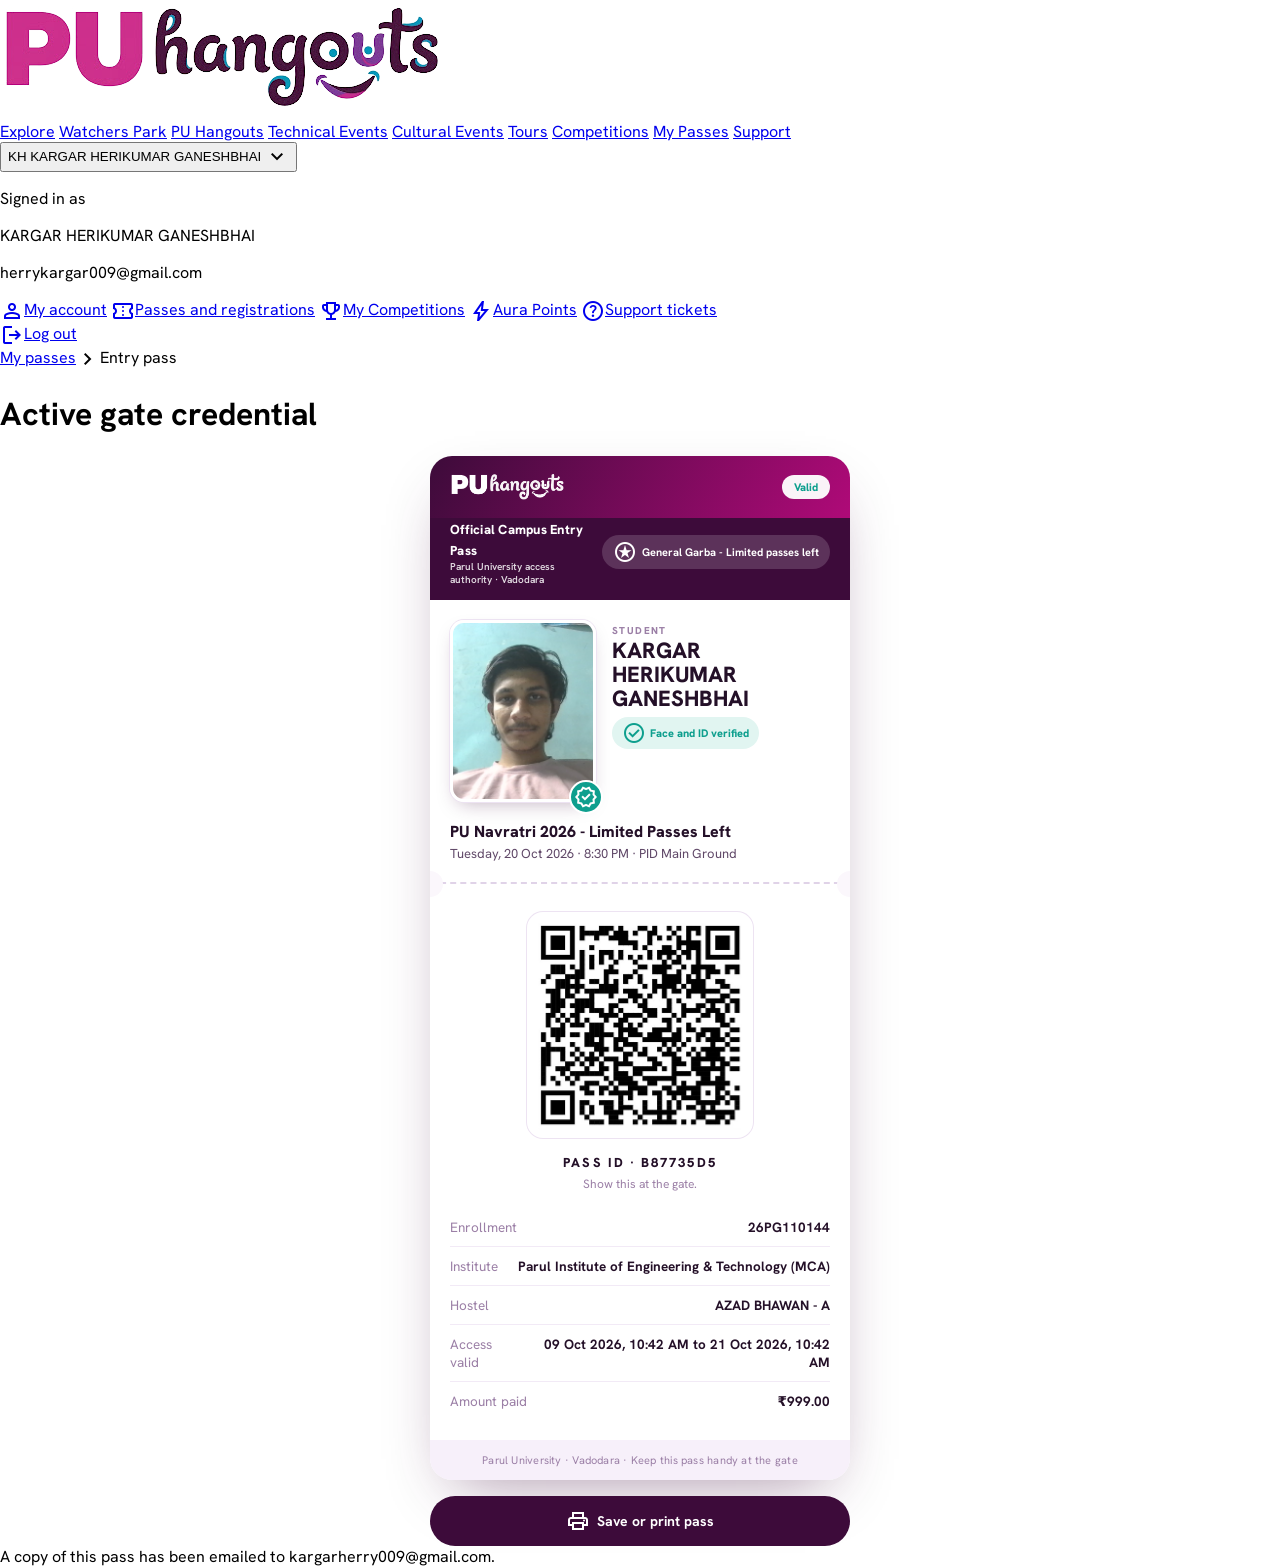
<file: index.html>
<!DOCTYPE html>
<!-- saved from url=(0113)https://studentservices.paruluniversity.ac.in/ticketing/ticket.php?t=b87735d508e63d3e391299f4456a6d4e5c0bf0a6767a -->
<html lang="en" class="scroll-smooth">
<head>
<meta charset="utf-8">
<meta name="viewport" content="width=device-width, initial-scale=1.0, viewport-fit=cover">
<meta name="theme-color" content="#3D0B3A">
<title>Your entry pass for Navratri</title>
<link rel="manifest" href="https://studentservices.paruluniversity.ac.in/ticketing/manifest.json">
<link rel="apple-touch-icon" href="https://studentservices.paruluniversity.ac.in/ticketing/assets/img/pu-hangouts-logo.png">
<link rel="preconnect" href="https://fonts.googleapis.com">
<link rel="preconnect" href="https://fonts.gstatic.com" crossorigin="">
<link href="https://fonts.googleapis.com/css2?family=Hanken+Grotesk:ital,wght@0,300..900;1,300..900&amp;display=swap" rel="stylesheet">
<link href="https://fonts.googleapis.com/css2?family=Material+Symbols+Outlined:opsz,wght,FILL,GRAD@20..48,100..700,0..1,-50..200" rel="stylesheet">
<link rel="stylesheet" href="https://studentservices.paruluniversity.ac.in/ticketing/assets/css/tailwind.css">
<link rel="stylesheet" href="https://studentservices.paruluniversity.ac.in/ticketing/assets/css/stitch_supp.css">
<style>
  @layer base { html,body{margin:0;padding:0} body{overscroll-behavior-y:none;font-family:'Hanken Grotesk',system-ui,sans-serif} }
  .material-symbols-outlined{font-variation-settings:'FILL' 0,'wght' 400,'GRAD' 0,'opsz' 24;vertical-align:middle}
  ::-webkit-scrollbar{width:0;height:0}
</style>
<style>.PScpROHtd3_0E9aOPeXk {
  font-family: Arial, Helvetica, sans-serif;
  display: flex;
  align-items: center;
  position: fixed;
  top: -10px;
  right: 10px;
  background: #295;
  color: #dfe;
  padding: 0.5rem 1rem;
  font-size: 12px;
  line-height: 1.2;
  border-radius: 2px;
  transition: all 0.2s ease-out;
  opacity: 0;
  z-index: 999999;
}

.VtYsTUHuML9e3dvctBkf {
  animation: TjxAkPtEzqtdwZ6Jh1Ca 0.25s ease-in-out forwards;
}

.hGBVIU0YhWIFzqEIB6fQ {
  animation: APO9gl31mNR4TJuRMgBJ 0.25s ease-in-out forwards;
}

.m0XIgM2Yqud2ulDzCnQL {
  margin-right: 1rem;
  color: #fff;
  cursor: pointer;
}

.m0XIgM2Yqud2ulDzCnQL:hover {
  font-weight: bold;
}

@keyframes TjxAkPtEzqtdwZ6Jh1Ca {
  from {
    top: -10px;
    opacity: 0;
  }

  to {
    top: 10px;
    opacity: 1;
  }
}

@keyframes APO9gl31mNR4TJuRMgBJ {
  from {
    top: 10px;
    opacity: 1;
  }

  to {
    top: 40px;
    opacity: 0;
  }
}

/*# sourceMappingURL=[data-uri] */</style>
</head>
<body class="bg-page-bg font-body-md text-body-md text-on-surface antialiased min-h-screen">
<style>
.tkwrap .pass{max-width:420px;margin:0 auto;background:#fff;border-radius:22px;overflow:hidden;box-shadow:0 24px 60px -24px rgba(61,11,58,.45);color:#241028}
.tkwrap .pass-top{background:linear-gradient(120deg,#3D0B3A,#af0a78);padding:16px 20px;display:flex;align-items:center;justify-content:space-between;gap:12px}
.tkwrap .pass-logo{height:30px;width:auto;display:block}
.tkwrap .pass-uni-t{color:#fff;font-weight:800;font-size:11px;letter-spacing:.08em;line-height:1.3}
.tkwrap .pass-uni-t span{display:block;font-weight:600;font-size:9px;opacity:.9;letter-spacing:.03em;text-transform:none}
.tkwrap .pass-status{background:rgba(255,255,255,.95);color:#0E9F8E;font-weight:800;font-size:11px;padding:5px 12px;border-radius:999px;white-space:nowrap}
.tkwrap .pass-status.used{color:#C42A2A}
.tkwrap .pass-status.guest{color:#744aa2}
.tkwrap .pass-titleband{background:#3D0B3A;color:#fff;padding:0 20px 14px;display:flex;align-items:center;justify-content:space-between;gap:10px}
.tkwrap .pass-titleband b{font-size:13px;font-weight:800;letter-spacing:.02em}
.tkwrap .pass-titleband small{display:block;font-size:10px;opacity:.85;font-weight:600}
.tkwrap .pass-tier{background:rgba(255,255,255,.16);color:#fff;font-weight:700;font-size:11px;padding:5px 11px;border-radius:999px;white-space:nowrap;display:inline-flex;align-items:center;gap:5px}
.tkwrap .fam-ribbon{background:linear-gradient(120deg,#B0206F,#E8A21C);color:#fff;padding:12px 20px;display:flex;align-items:center;gap:12px}
.tkwrap .fam-ribbon .big{font-size:20px;font-weight:900;letter-spacing:.03em;line-height:1;text-transform:uppercase}
.tkwrap .fam-ribbon .sub{font-size:12.5px;font-weight:700;opacity:.95;margin-top:3px}
.tkwrap .fam-ribbon .sub b{font-weight:900}
.tkwrap .fam-ico{flex:0 0 auto;width:40px;height:40px;border-radius:12px;background:rgba(255,255,255,.2);display:flex;align-items:center;justify-content:center}
.tkwrap .fam-ico .material-symbols-outlined{font-size:24px;color:#fff}
.tkwrap .phcap{text-align:center;font-size:10px;font-weight:800;color:#B0206F;margin-top:5px}
.tkwrap .fam-role{color:#9B7FA6;font-weight:800;font-size:11px;letter-spacing:.06em;text-transform:uppercase;margin-bottom:6px}
.tkwrap .pass-body{padding:20px}
.tkwrap .pass-photo{float:right;width:92px;height:116px;object-fit:cover;border-radius:12px;border:2px solid #fff;box-shadow:0 0 0 1px #EDE3F2;margin:0 0 8px 14px}
.tkwrap .pass-idrow{display:flex;gap:16px;align-items:flex-start;margin-bottom:14px}
.tkwrap .pass-idphoto{position:relative;flex:0 0 auto}
.tkwrap .pass-idphoto img{width:140px;height:176px;object-fit:cover;border-radius:14px;border:3px solid #fff;box-shadow:0 0 0 1px #EDE3F2,0 8px 20px -8px rgba(61,11,58,.35)}
.tkwrap .pass-vbadge{position:absolute;right:-7px;bottom:-7px;width:30px;height:30px;border-radius:50%;background:#0E9F8E;color:#fff;display:flex;align-items:center;justify-content:center;border:2px solid #fff}
.tkwrap .pass-idtext{padding-top:4px;flex:1 1 auto;min-width:0;overflow-wrap:anywhere;word-break:break-word}
.tkwrap .pass-idmeta{font-size:13px;color:#604868;margin-bottom:8px}
.tkwrap .pass-idmeta b{color:#241028;font-weight:700}
.tkwrap .idverified{display:inline-flex;align-items:center;gap:4px;background:#E1F5F1;color:#0E9F8E;font-weight:800;font-size:11px;padding:4px 10px;border-radius:999px}
.tkwrap .pass-label{font-size:10px;letter-spacing:.14em;text-transform:uppercase;color:#9B7FA6;font-weight:800}
.tkwrap .pass-name{font-size:25px;font-weight:800;margin:3px 0 10px;color:#241028;line-height:1.1;overflow-wrap:anywhere;word-break:break-word}
.tkwrap .pass-event{font-size:16px;font-weight:800;color:#241028;overflow-wrap:anywhere}
.tkwrap .pass-meta{font-size:13px;color:#604868;margin-top:3px;overflow-wrap:anywhere}
.tkwrap .pass-cat{display:inline-block;margin-top:11px;background:#FBE3F1;color:#B0206F;font-weight:700;font-size:11.5px;padding:4px 11px;border-radius:8px}
.tkwrap .pass-perf{position:relative;height:2px;margin:20px -20px;border-top:2px dashed #E0D3E8}
.tkwrap .pass-perf:before,.tkwrap .pass-perf:after{content:"";position:absolute;top:-13px;width:26px;height:26px;border-radius:50%;background:#FBF7FC}
.tkwrap .pass-perf:before{left:-13px}
.tkwrap .pass-perf:after{right:-13px}
.tkwrap .pass-qr{text-align:center;padding-top:6px}
.tkwrap .pass-qr img{width:210px;height:210px;background:#fff;border:8px solid #fff;border-radius:16px;box-shadow:0 0 0 1px #EDE3F2}
.tkwrap .pass-passid{margin-top:11px;font-weight:800;letter-spacing:.16em;font-size:13px;color:#241028}
.tkwrap .pass-hint{font-size:12px;color:#9B7FA6;margin-top:5px}
.tkwrap .icard{display:inline-flex;align-items:center;gap:5px;padding:4px 12px;border:1px solid #af0a78;border-radius:999px;color:#af0a78;font-size:11px;letter-spacing:.5px;margin:12px 0 4px;font-weight:800}
.tkwrap .pass-kv{margin-top:16px;text-align:left}
.tkwrap .pass-kv .row{display:flex;justify-content:space-between;gap:12px;padding:10px 0;border-bottom:1px solid #F2EAF6;font-size:13.5px}
.tkwrap .pass-kv .row:last-child{border-bottom:none}
.tkwrap .pass-kv .row span{color:#9B7FA6}
.tkwrap .pass-kv .row b{color:#241028;text-align:right;font-weight:700}
.tkwrap .pass-kv .row b a{color:#af0a78}
.tkwrap .pass-note{margin-top:14px;text-align:left;background:#FFF4E0;border:1px solid #f0d9a6;color:#8A5300;font-size:12.5px;border-radius:12px;padding:11px 13px}
.tkwrap .pass-foot{background:#F7F0FA;color:#9B7FA6;text-align:center;font-size:11px;padding:13px;letter-spacing:.02em}
.tkwrap .agendabtn{display:inline-flex;align-items:center;gap:6px;margin-top:12px;background:#EDE6F5;color:#744aa2;border-radius:999px;padding:8px 16px;font-weight:700;font-size:13px;text-decoration:none}
.tkwrap .tk-actions{max-width:420px;margin:16px auto 0;display:flex;gap:10px}
.tkwrap .tk-actions button{flex:1;display:inline-flex;align-items:center;justify-content:center;gap:7px;background:#3D0B3A;color:#fff;border:none;border-radius:999px;padding:13px;font-weight:700;font-size:14px;cursor:pointer;font-family:inherit}
.tkwrap .tk-actions button:hover{background:#B0206F}
.tkwrap .pass, .tkwrap .pass *{-webkit-print-color-adjust:exact;print-color-adjust:exact;}
@media print{
  body{background:#fff}
  header,footer,.tk-actions,.tk-emailed,.tk-head{display:none !important}
  main{padding-top:0 !important}
  .tkwrap .pass{box-shadow:none;max-width:100%}
  .tkwrap .pass, .tkwrap .pass *{-webkit-print-color-adjust:exact !important;print-color-adjust:exact !important;}
}
</style>
<header class="fixed top-0 w-full z-50 bg-surface-container-lowest/90 backdrop-blur-xl shadow-[0_4px_16px_rgba(61,11,58,0.04)]">
  <div class="h-20 max-w-container-max mx-auto px-margin-mobile lg:px-margin-desktop flex items-center justify-between gap-space-md">
    <a href="https://studentservices.paruluniversity.ac.in/ticketing/index.php" class="flex items-center shrink-0" aria-label="PU Hangouts home">
      <img src="./pu-hangouts-logo.png" alt="PU Hangouts" class="h-10 sm:h-11 w-auto object-contain">
    </a>

    <nav class="hidden xl:flex items-center gap-space-2xs bg-surface-subtle p-space-2xs rounded-full">
              <a href="https://studentservices.paruluniversity.ac.in/ticketing/index.php" class="font-label-lg text-label-lg px-space-md py-space-xs rounded-full transition-all whitespace-nowrap text-on-surface-variant hover:text-on-surface">Explore</a>
              <a href="https://studentservices.paruluniversity.ac.in/ticketing/whatson.php" class="font-label-lg text-label-lg px-space-md py-space-xs rounded-full transition-all whitespace-nowrap text-on-surface-variant hover:text-on-surface">Watchers Park</a>
              <a href="https://studentservices.paruluniversity.ac.in/ticketing/section.php?s=pu-hangouts" class="font-label-lg text-label-lg px-space-md py-space-xs rounded-full transition-all whitespace-nowrap text-on-surface-variant hover:text-on-surface">PU Hangouts</a>
              <a href="https://studentservices.paruluniversity.ac.in/ticketing/section.php?s=technical-events" class="font-label-lg text-label-lg px-space-md py-space-xs rounded-full transition-all whitespace-nowrap text-on-surface-variant hover:text-on-surface">Technical Events</a>
              <a href="https://studentservices.paruluniversity.ac.in/ticketing/section.php?s=cultural-events" class="font-label-lg text-label-lg px-space-md py-space-xs rounded-full transition-all whitespace-nowrap text-on-surface-variant hover:text-on-surface">Cultural Events</a>
              <a href="https://studentservices.paruluniversity.ac.in/ticketing/tours.php" class="font-label-lg text-label-lg px-space-md py-space-xs rounded-full transition-all whitespace-nowrap text-on-surface-variant hover:text-on-surface">Tours</a>
              <a href="https://studentservices.paruluniversity.ac.in/ticketing/competitions.php" class="font-label-lg text-label-lg px-space-md py-space-xs rounded-full transition-all whitespace-nowrap text-on-surface-variant hover:text-on-surface">Competitions</a>
              <a href="https://studentservices.paruluniversity.ac.in/ticketing/account/dashboard.php" aria-current="page" class="font-label-lg text-label-lg px-space-md py-space-xs rounded-full transition-all whitespace-nowrap bg-primary text-on-primary font-semibold">My Passes</a>
              <a href="https://studentservices.paruluniversity.ac.in/ticketing/account/tickets.php" class="font-label-lg text-label-lg px-space-md py-space-xs rounded-full transition-all whitespace-nowrap text-on-surface-variant hover:text-on-surface">Support</a>
          </nav>

    <div class="flex items-center gap-space-sm shrink-0">
              <div class="relative" id="acctMenu">
          <button type="button" onclick="puToggleAcct(event)" class="flex items-center gap-space-xs pl-space-2xs pr-space-sm py-space-2xs rounded-full bg-surface-subtle hover:bg-secondary-tint transition-all focus:outline-none ring-2 ring-primary-tint">
            <span class="w-8 h-8 rounded-full bg-plum-deep text-on-primary flex items-center justify-center font-label-sm text-label-sm font-bold">KH</span>
            <span class="hidden md:inline-block font-label-md text-label-md text-text-ink font-semibold max-w-[140px] truncate">KARGAR HERIKUMAR GANESHBHAI</span>
            <span class="material-symbols-outlined text-text-muted text-[20px]">expand_more</span>
          </button>
          <div id="acctPanel" class="absolute right-0 top-full mt-space-xs w-64 bg-surface-card rounded-xl shadow-[0_16px_36px_rgba(61,11,58,0.14)] p-space-xs hidden z-50">
            <div class="px-space-sm py-space-xs pb-space-sm mb-space-2xs border-b border-border-subtle">
              <p class="font-label-sm text-label-sm text-text-muted">Signed in as</p>
              <p class="font-title-md text-title-md text-text-ink truncate font-semibold">KARGAR HERIKUMAR GANESHBHAI</p>
              <p class="font-body-sm text-body-sm text-text-light truncate">herrykargar009@gmail.com</p>            </div>
            <div class="space-y-space-2xs">
              <a href="https://studentservices.paruluniversity.ac.in/ticketing/account/profile.php" class="flex items-center gap-space-xs px-space-sm py-space-xs rounded-lg text-on-surface-variant hover:bg-surface-subtle hover:text-on-surface font-label-md text-label-md transition-colors"><span class="material-symbols-outlined text-[18px] text-text-muted">person</span>My account</a>
              <a href="https://studentservices.paruluniversity.ac.in/ticketing/account/dashboard.php" class="flex items-center gap-space-xs px-space-sm py-space-xs rounded-lg text-on-surface-variant hover:bg-surface-subtle hover:text-on-surface font-label-md text-label-md transition-colors"><span class="material-symbols-outlined text-[18px] text-text-muted">confirmation_number</span>Passes and registrations</a>
              <a href="https://studentservices.paruluniversity.ac.in/ticketing/my_competitions.php" class="flex items-center gap-space-xs px-space-sm py-space-xs rounded-lg text-on-surface-variant hover:bg-surface-subtle hover:text-on-surface font-label-md text-label-md transition-colors"><span class="material-symbols-outlined text-[18px] text-text-muted">emoji_events</span>My Competitions</a>              <a href="https://studentservices.paruluniversity.ac.in/ticketing/account/aura.php" class="flex items-center gap-space-xs px-space-sm py-space-xs rounded-lg text-on-surface-variant hover:bg-surface-subtle hover:text-on-surface font-label-md text-label-md transition-colors"><span class="material-symbols-outlined text-[18px] text-text-muted">bolt</span>Aura Points</a>              <a href="https://studentservices.paruluniversity.ac.in/ticketing/account/tickets.php" class="flex items-center gap-space-xs px-space-sm py-space-xs rounded-lg text-on-surface-variant hover:bg-surface-subtle hover:text-on-surface font-label-md text-label-md transition-colors"><span class="material-symbols-outlined text-[18px] text-text-muted">help</span>Support tickets</a>
              <div class="pt-space-2xs mt-space-2xs border-t border-border-subtle">
                <a href="https://studentservices.paruluniversity.ac.in/ticketing/account/logout.php" class="flex items-center gap-space-xs px-space-sm py-space-xs rounded-lg text-error hover:bg-error-bg font-label-md text-label-md transition-colors"><span class="material-symbols-outlined text-[18px]">logout</span>Log out</a>
              </div>
            </div>
          </div>
        </div>
          </div>
  </div>
</header>
<script>
function puToggleAcct(e){e.stopPropagation();document.getElementById('acctPanel').classList.toggle('hidden');}
document.addEventListener('click',function(e){var m=document.getElementById('acctMenu'),p=document.getElementById('acctPanel');if(m&&p&&!m.contains(e.target))p.classList.add('hidden');});
</script>

<main class="w-full pt-20">
  <div class="tkwrap w-full max-w-container-max mx-auto px-margin-mobile lg:px-margin-desktop pt-space-lg pb-space-2xl">
    <div class="tk-head max-w-[420px] mx-auto flex items-center justify-between gap-space-sm mb-space-md">
      <div>
        <div class="flex items-center gap-space-2xs font-label-sm text-label-sm text-text-light"><a href="https://studentservices.paruluniversity.ac.in/ticketing/account/dashboard.php" class="hover:text-primary">My passes</a><span class="material-symbols-outlined text-[14px]">chevron_right</span><span class="text-text-muted">Entry pass</span></div>
        <h1 class="font-headline-sm text-headline-sm text-text-ink font-bold mt-[2px]">Active gate credential</h1>
      </div>
    </div>

    <div class="pass ">
      <div class="pass-top">
        <div class="flex items-center gap-space-sm">
          <img class="pass-logo" src="./pu-hangouts-logo-white.png" alt="PU Hangouts">
        </div>
        <div class="pass-status ">Valid</div>
      </div>
      <div class="pass-titleband">
        <div><b>Official Campus Entry Pass</b><small>Parul University access authority · Vadodara</small></div>
        <span class="pass-tier"><span class="material-symbols-outlined text-[15px]">stars</span>General Garba - Limited passes left</span>      </div>

      
      <div class="pass-body">
                  <div class="pass-idrow">
            <div class="pass-idphoto">
              <img src="./me.jpg" alt="Attendee photo">
              <span class="pass-vbadge"><span class="material-symbols-outlined text-[15px]">verified</span></span>
            </div>
            <div class="pass-idtext min-w-0">
              <div class="pass-label">Student</div>
              <div class="pass-name" style="font-size:22px;margin:2px 0 5px">KARGAR HERIKUMAR GANESHBHAI</div>
                            <span class="idverified"><span class="material-symbols-outlined text-[14px]">check_circle</span>Face and ID verified</span>
            </div>
          </div>
          <div class="pass-event">PU Navratri 2026 - Limited Passes Left</div>
          <div class="pass-meta">Tuesday, 20 Oct 2026 · 8:30 PM · PID Main Ground</div>
        
        <div class="pass-perf"></div>

        <div class="pass-qr">
          <img src="./qr.jpg" alt="Entry QR code">
          <div class="pass-passid">PASS ID · B87735D5</div>
                      <div class="pass-hint">Show this at the gate.</div>
                            </div>

        <div class="pass-kv">
                      <div class="row"><span>Enrollment</span><b>26PG110144</b></div>            <div class="row"><span>Institute</span><b>Parul Institute of Engineering &amp; Technology (MCA)</b></div>            <div class="row"><span>Hostel</span><b>AZAD BHAWAN - A</b></div>                                                      <div class="row"><span>Access valid</span><b>09 Oct 2026, 10:42 AM to 21 Oct 2026, 10:42 AM</b></div>
                              <div class="row"><span>Amount paid</span><b>₹999.00</b></div>                                      </div>

              </div>

      <div class="pass-foot">Parul University · Vadodara · Keep this pass handy at the gate</div>
    </div>

    <div class="tk-actions">
      <button onclick="window.print()"><span class="material-symbols-outlined text-[18px]">print</span>Save or print pass</button>
    </div>

    <div class="tk-emailed max-w-[420px] mx-auto mt-space-md rounded-[14px] bg-success-bg text-success-ink px-space-md py-space-sm font-body-sm text-body-sm text-center">A copy of this pass has been emailed to kargarherry009@gmail.com.</div>
  </div>
</main>

<div></div></body></html>
</file>
